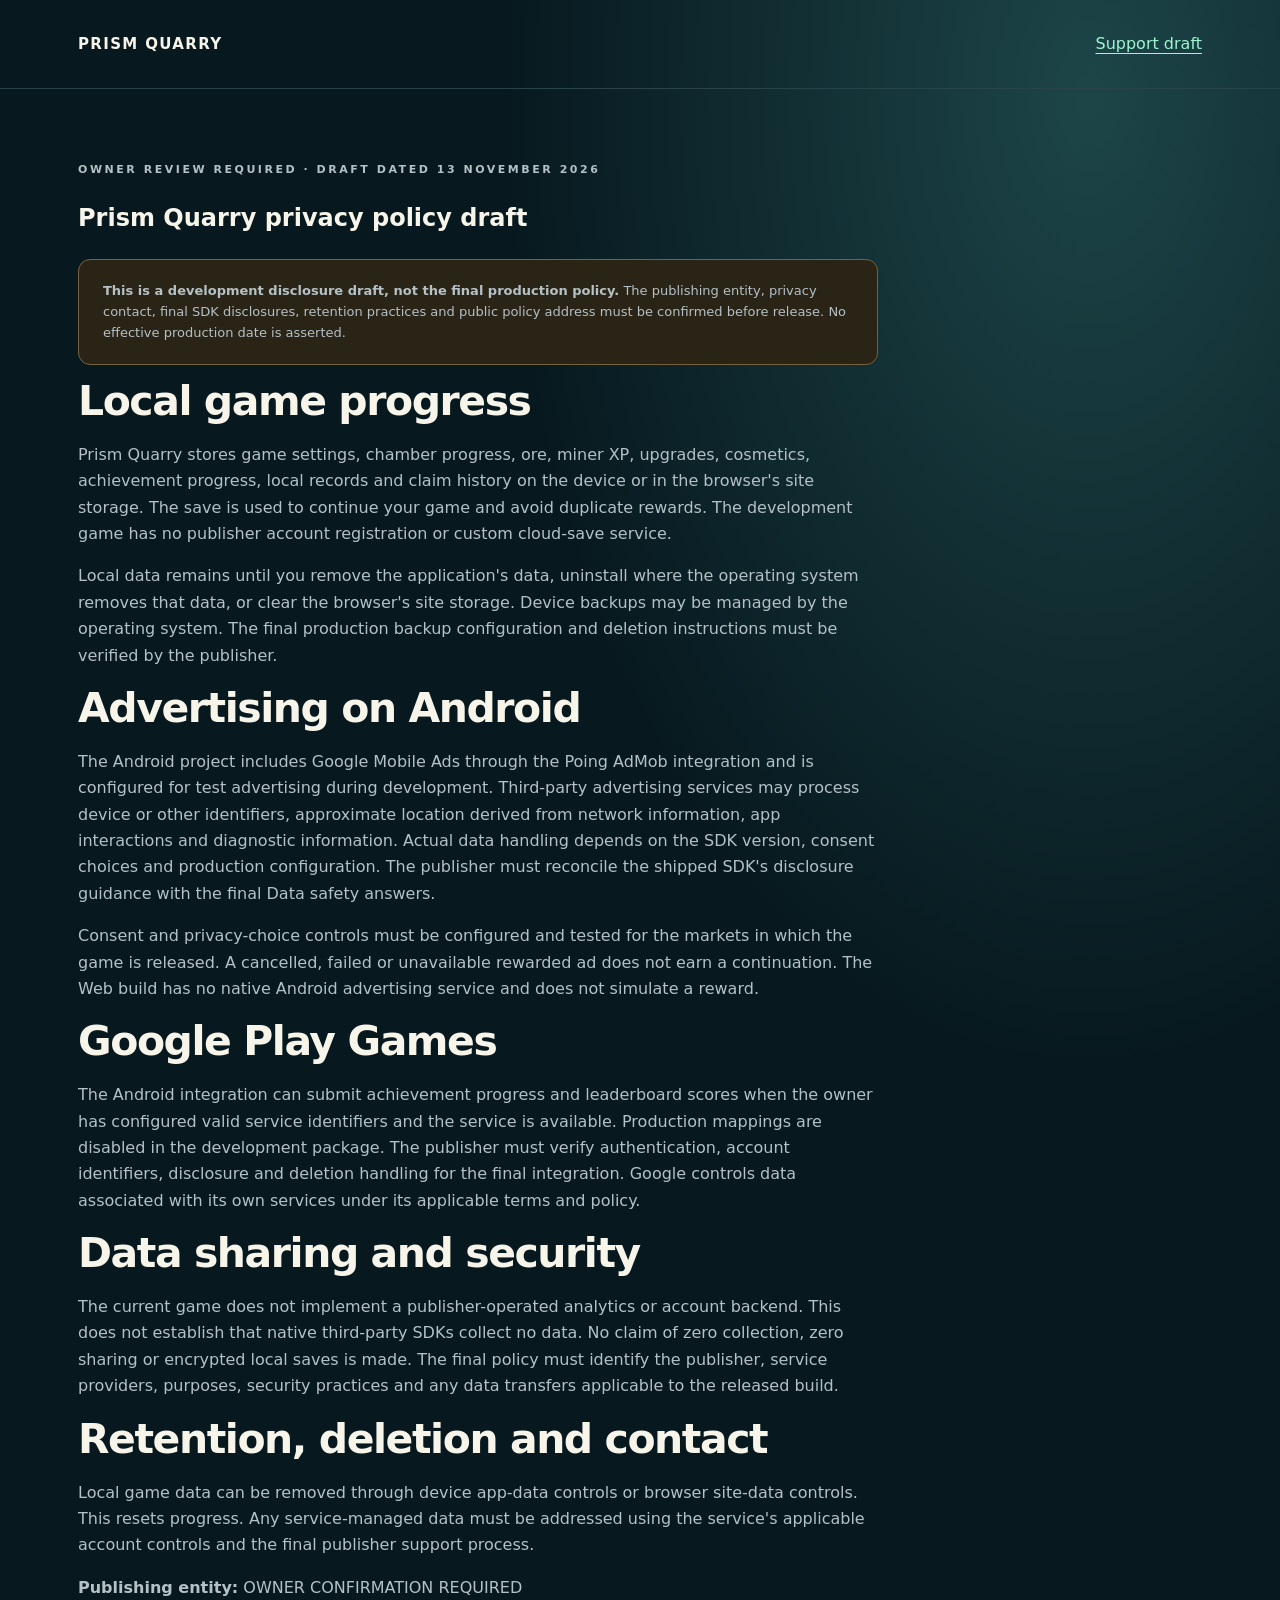
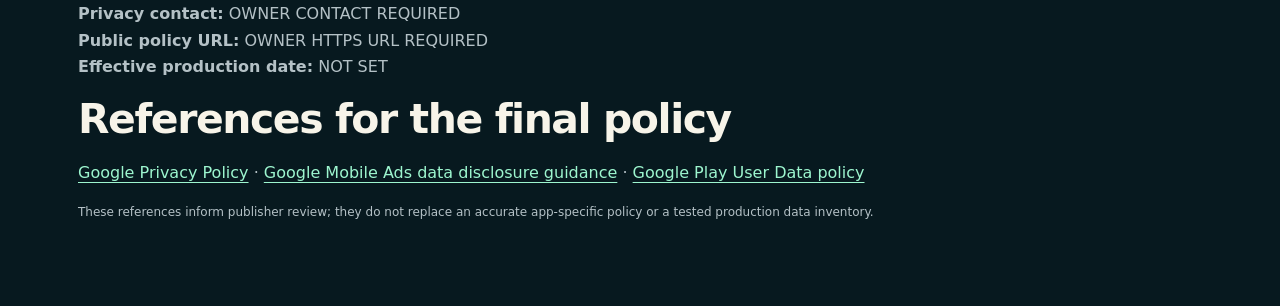
<file: marketing/store/privacy-draft.html>
<!doctype html><html lang="en"><head><meta charset="utf-8"><meta name="viewport" content="width=device-width,initial-scale=1"><title>Prism Quarry — Privacy policy draft</title><link rel="stylesheet" href="../../review/style.css"></head><body><header><div class="wrap nav"><a class="brand" href="../../review/">PRISM QUARRY</a><a href="support.html">Support draft</a></div></header><main class="wrap"><section class="copy" style="max-width:800px"><p class="eyebrow">Owner review required · draft dated 13 November 2026</p><h1>Prism Quarry privacy policy draft</h1><p class="note"><strong>This is a development disclosure draft, not the final production policy.</strong> The publishing entity, privacy contact, final SDK disclosures, retention practices and public policy address must be confirmed before release. No effective production date is asserted.</p><h2>Local game progress</h2><p>Prism Quarry stores game settings, chamber progress, ore, miner XP, upgrades, cosmetics, achievement progress, local records and claim history on the device or in the browser's site storage. The save is used to continue your game and avoid duplicate rewards. The development game has no publisher account registration or custom cloud-save service.</p><p>Local data remains until you remove the application's data, uninstall where the operating system removes that data, or clear the browser's site storage. Device backups may be managed by the operating system. The final production backup configuration and deletion instructions must be verified by the publisher.</p><h2>Advertising on Android</h2><p>The Android project includes Google Mobile Ads through the Poing AdMob integration and is configured for test advertising during development. Third-party advertising services may process device or other identifiers, approximate location derived from network information, app interactions and diagnostic information. Actual data handling depends on the SDK version, consent choices and production configuration. The publisher must reconcile the shipped SDK's disclosure guidance with the final Data safety answers.</p><p>Consent and privacy-choice controls must be configured and tested for the markets in which the game is released. A cancelled, failed or unavailable rewarded ad does not earn a continuation. The Web build has no native Android advertising service and does not simulate a reward.</p><h2>Google Play Games</h2><p>The Android integration can submit achievement progress and leaderboard scores when the owner has configured valid service identifiers and the service is available. Production mappings are disabled in the development package. The publisher must verify authentication, account identifiers, disclosure and deletion handling for the final integration. Google controls data associated with its own services under its applicable terms and policy.</p><h2>Data sharing and security</h2><p>The current game does not implement a publisher-operated analytics or account backend. This does not establish that native third-party SDKs collect no data. No claim of zero collection, zero sharing or encrypted local saves is made. The final policy must identify the publisher, service providers, purposes, security practices and any data transfers applicable to the released build.</p><h2>Retention, deletion and contact</h2><p>Local game data can be removed through device app-data controls or browser site-data controls. This resets progress. Any service-managed data must be addressed using the service's applicable account controls and the final publisher support process.</p><p><strong>Publishing entity:</strong> OWNER CONFIRMATION REQUIRED<br><strong>Privacy contact:</strong> OWNER CONTACT REQUIRED<br><strong>Public policy URL:</strong> OWNER HTTPS URL REQUIRED<br><strong>Effective production date:</strong> NOT SET</p><h2>References for the final policy</h2><p><a href="https://policies.google.com/privacy">Google Privacy Policy</a> · <a href="https://developers.google.com/admob/android/privacy/play-data-disclosure">Google Mobile Ads data disclosure guidance</a> · <a href="https://support.google.com/googleplay/android-developer/answer/10144311">Google Play User Data policy</a></p><p class="fine">These references inform publisher review; they do not replace an accurate app-specific policy or a tested production data inventory.</p></section></main></body></html>
</file>
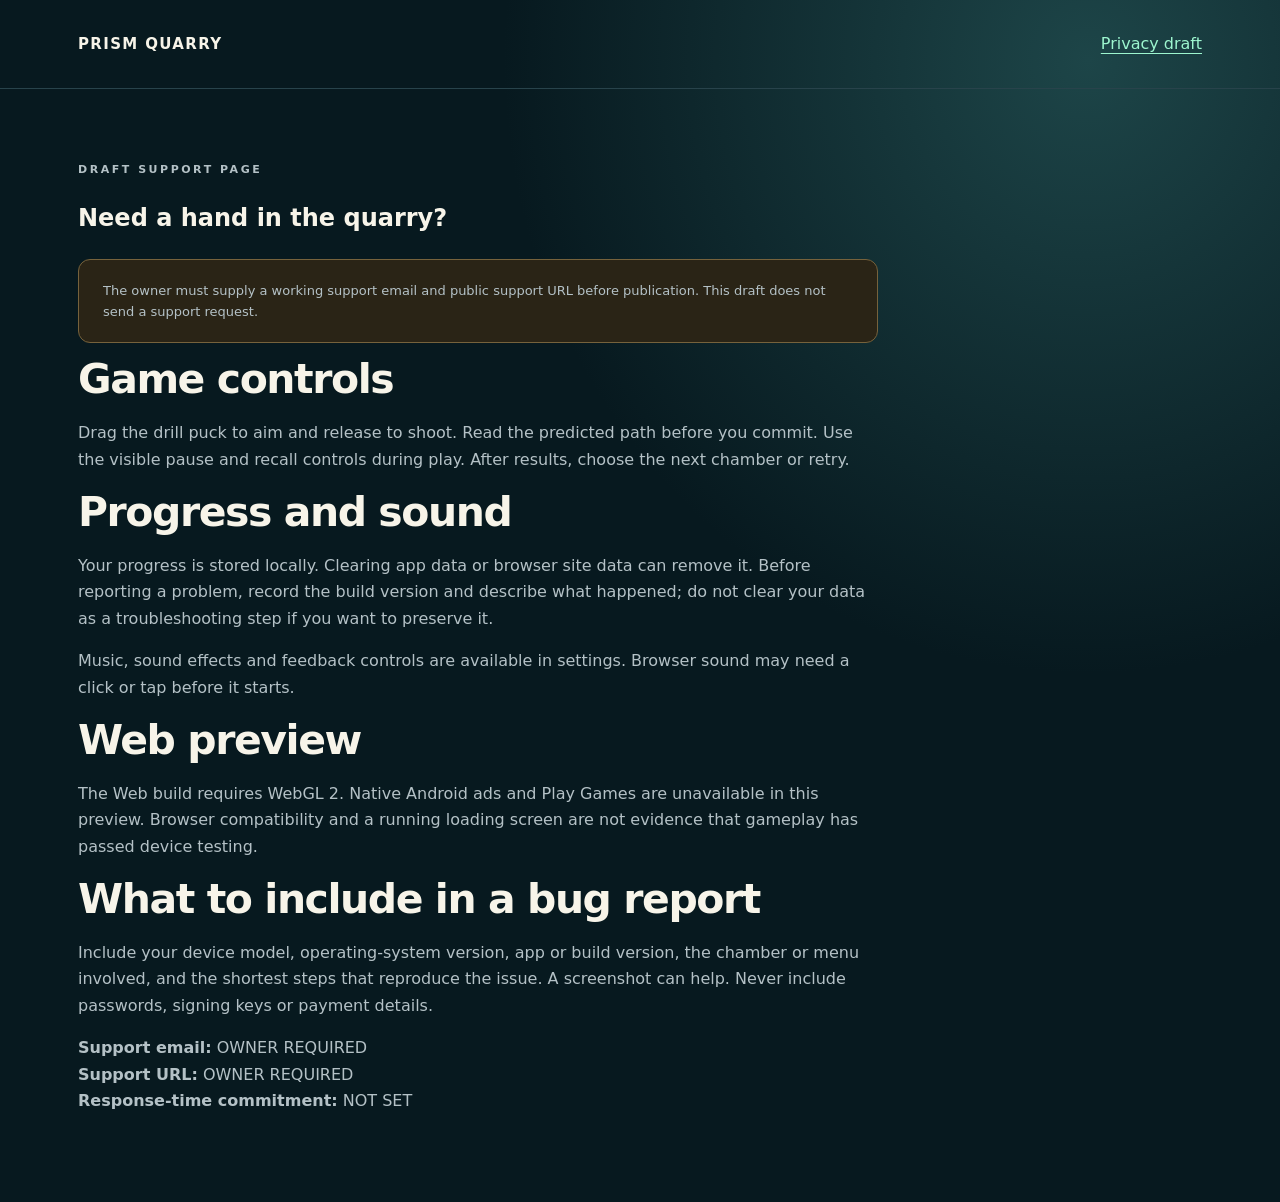
<file: marketing/store/support.html>
<!doctype html><html lang="en"><head><meta charset="utf-8"><meta name="viewport" content="width=device-width,initial-scale=1"><title>Prism Quarry — Support draft</title><link rel="stylesheet" href="../../review/style.css"></head><body><header><div class="wrap nav"><a class="brand" href="../../review/">PRISM QUARRY</a><a href="privacy-draft.html">Privacy draft</a></div></header><main class="wrap"><section class="copy" style="max-width:800px"><p class="eyebrow">Draft support page</p><h1>Need a hand in the quarry?</h1><p class="note">The owner must supply a working support email and public support URL before publication. This draft does not send a support request.</p><h2>Game controls</h2><p>Drag the drill puck to aim and release to shoot. Read the predicted path before you commit. Use the visible pause and recall controls during play. After results, choose the next chamber or retry.</p><h2>Progress and sound</h2><p>Your progress is stored locally. Clearing app data or browser site data can remove it. Before reporting a problem, record the build version and describe what happened; do not clear your data as a troubleshooting step if you want to preserve it.</p><p>Music, sound effects and feedback controls are available in settings. Browser sound may need a click or tap before it starts.</p><h2>Web preview</h2><p>The Web build requires WebGL 2. Native Android ads and Play Games are unavailable in this preview. Browser compatibility and a running loading screen are not evidence that gameplay has passed device testing.</p><h2>What to include in a bug report</h2><p>Include your device model, operating-system version, app or build version, the chamber or menu involved, and the shortest steps that reproduce the issue. A screenshot can help. Never include passwords, signing keys or payment details.</p><p><strong>Support email:</strong> OWNER REQUIRED<br><strong>Support URL:</strong> OWNER REQUIRED<br><strong>Response-time commitment:</strong> NOT SET</p></section></main></body></html>
</file>
<file: review/style.css>
:root{color-scheme:dark;--ink:#f7f4e9;--muted:#b4c1c6;--bg:#07191f;--panel:#102830;--line:#28434b;--mint:#9df6cf;--amber:#ffbe68;--violet:#bcb1ff;font-family:Inter,ui-sans-serif,system-ui,-apple-system,BlinkMacSystemFont,"Segoe UI",sans-serif;font-synthesis:none;scroll-behavior:smooth}*{box-sizing:border-box}body{margin:0;background:radial-gradient(ellipse at 85% 5%,#1d4548 0,transparent 38%),var(--bg);color:var(--ink);line-height:1.65}a{color:var(--mint);text-underline-offset:4px}a:hover{color:#fff}button,a{touch-action:manipulation}button{font:inherit}.wrap{max-width:1180px;margin:auto;padding:0 28px}header{border-bottom:1px solid var(--line)}.nav{min-height:88px;display:flex;justify-content:space-between;align-items:center;gap:24px}.brand{color:var(--ink);text-decoration:none;font-weight:800;letter-spacing:.09em;font-size:15px;display:flex;align-items:center;gap:12px}.brand img{width:38px;height:38px;border-radius:10px}.nav nav{display:flex;gap:24px;flex-wrap:wrap}.nav nav a{font-size:13px;color:var(--muted);text-decoration:none}.eyebrow{text-transform:uppercase;font-size:11px;letter-spacing:.23em;font-weight:800;color:var(--mint);margin:0 0 18px}.hero{padding:72px 0 64px;display:grid;grid-template-columns:1.05fr 1fr;gap:46px;align-items:center}.hero h1{font-size:clamp(42px,6vw,76px);line-height:1.04;letter-spacing:-.055em;margin:0 0 24px;font-weight:850}.hero h1 em{color:var(--mint);font-style:normal}.lede{color:var(--muted);font-size:18px;max-width:560px}.actions{display:flex;flex-wrap:wrap;gap:12px;margin:28px 0}.button{display:inline-flex;justify-content:center;align-items:center;min-height:48px;border:1px solid var(--mint);background:var(--mint);padding:11px 20px;border-radius:8px;color:#08271e;text-decoration:none;font-weight:750;font-size:14px;cursor:pointer}.button:hover{color:#061b17;background:#c2ffe4}.button.secondary{background:transparent;color:var(--ink);border-color:#4c666f}.button.secondary:hover{border-color:var(--mint)}.fine{font-size:12px;color:var(--muted)}.hero-art{position:relative;margin:0;isolation:isolate}.hero-art:before{content:"";position:absolute;z-index:-1;inset:15% 8%;background:#45cda7;filter:blur(90px);opacity:.17}.hero-art img{display:block;width:100%;height:auto;border:1px solid #49746a;border-radius:22px;box-shadow:0 32px 80px #0008}.hero-art figcaption{font-size:11px;color:var(--muted);margin-top:10px;letter-spacing:.04em}.rule{display:flex;gap:36px;flex-wrap:wrap;border-top:1px solid var(--line);border-bottom:1px solid var(--line);padding:23px 0}.rule b{color:var(--ink);font-size:21px;display:block}.rule span{font-size:12px;color:var(--muted)}section{padding:72px 0}.section-head{display:flex;justify-content:space-between;gap:30px;align-items:end;margin-bottom:30px}.section-head h2,h2{font-size:clamp(28px,3.2vw,42px);line-height:1.17;letter-spacing:-.035em;margin:0}.section-head p{max-width:440px;color:var(--muted);margin:0;font-size:14px}.cards{display:grid;grid-template-columns:repeat(3,1fr);gap:18px}.card{padding:28px;border:1px solid var(--line);border-radius:16px;background:linear-gradient(145deg,#15333b,#0c242c)}.card .number{font-size:11px;letter-spacing:.12em;color:var(--amber);margin-bottom:35px;display:block}.card h3{font-size:23px;line-height:1.2;letter-spacing:-.03em;margin:0 0 14px}.card p{font-size:14px;color:var(--muted);margin:0}.worlds{margin-top:28px;display:grid;grid-template-columns:repeat(3,1fr);gap:18px}.world{padding:20px 24px;border-radius:12px;background:#211e17;border-left:3px solid var(--amber)}.world:nth-child(2){background:#112a35;border-color:#78d7fc}.world:nth-child(3){background:#211e37;border-color:var(--violet)}.world b{display:block;font-size:15px}.world small{color:var(--muted);font-size:12px}.split{display:grid;grid-template-columns:1fr 1fr;gap:60px;align-items:start}.copy p{color:var(--muted)}.copy h3{margin-top:32px}.steps{counter-reset:steps;list-style:none;margin:0;padding:0}.steps li{counter-increment:steps;position:relative;padding:0 0 28px 52px;border-left:1px solid var(--line);margin-left:16px}.steps li:before{content:counter(steps);position:absolute;left:-17px;top:0;width:32px;height:32px;display:grid;place-items:center;border:1px solid #4a6c63;background:var(--bg);border-radius:50%;font-size:12px;color:var(--mint)}.steps b{display:block;font-size:17px;margin-bottom:4px}.steps span{font-size:14px;color:var(--muted)}.evidence{border-top:1px solid var(--line);border-bottom:1px solid var(--line);background:#06141a}.gallery{display:grid;grid-template-columns:repeat(3,minmax(0,1fr));gap:20px}.capture{margin:0;background:#0e252d;border:1px solid var(--line);border-radius:16px;padding:14px;min-width:0}.capture a{display:block}.capture img{width:100%;height:430px;object-fit:contain;display:block;background:#071820;border-radius:7px}.capture figcaption{font-size:12px;color:var(--muted);padding:14px 4px 0;overflow-wrap:anywhere}.capture strong{display:block;color:var(--ink);font-size:15px;margin-bottom:5px}.pending{padding:32px;border:1px dashed #52636a;border-radius:14px;color:var(--muted);grid-column:1/-1}.pending b{color:var(--ink);display:block;margin-bottom:6px}.badge{display:inline-block;font-size:10px;border:1px solid #496259;padding:4px 9px;border-radius:20px;letter-spacing:.09em;text-transform:uppercase;color:var(--mint)}.art-grid{display:grid;grid-template-columns:1.6fr .65fr;gap:28px;align-items:start}.art-grid figure{margin:0}.art-grid img{max-width:100%;height:auto;border-radius:14px;border:1px solid var(--line);display:block}.art-grid figcaption{color:var(--muted);font-size:12px;padding-top:12px}.note{border:1px solid #76623c;background:#2a2416;padding:20px 24px;border-radius:12px;font-size:13px;color:#ead6ae}.resources{display:grid;grid-template-columns:repeat(2,minmax(0,1fr));gap:10px;margin-top:25px}.resource{display:flex;justify-content:space-between;align-items:center;gap:20px;border-bottom:1px solid var(--line);padding:15px 0;text-decoration:none;color:var(--ink);font-size:14px}.resource span{color:var(--mint)}.future{border:1px solid #50616b;border-radius:20px;padding:34px;background:linear-gradient(110deg,#1a3642,#13242c)}.future p{max-width:660px;color:var(--muted);margin-bottom:0}.future h2{margin:12px 0}.build{font-family:ui-monospace,SFMono-Regular,Consolas,monospace;font-size:11px;overflow-wrap:anywhere;color:var(--muted);border-top:1px solid var(--line);padding-top:20px;margin-top:28px}footer{padding:35px 0;border-top:1px solid var(--line);font-size:12px;color:var(--muted)}footer .wrap{display:flex;justify-content:space-between;gap:20px;flex-wrap:wrap}footer a{color:var(--muted)}:focus-visible{outline:3px solid var(--amber);outline-offset:5px}.skip{position:absolute;top:-100px;left:20px;z-index:30;background:var(--mint);color:#062018;padding:12px}.skip:focus{top:10px}.play-shell{padding:22px;border:1px solid var(--line);border-radius:20px;background:#041116;display:grid;place-items:center}.play-shell iframe{width:100%;max-width:460px;height:min(82vh,820px);min-height:500px;border:0;border-radius:10px;background:#0b2028}.play-intro{text-align:center;max-width:470px;padding:60px 20px}.play-intro h2{font-size:32px}.play-intro p{color:var(--muted)}[hidden]{display:none!important}@media(max-width:850px){.hero{grid-template-columns:1fr;padding:44px 0;gap:30px}.hero-art{max-width:640px}.hero h1{font-size:58px}.cards{grid-template-columns:1fr}.card .number{margin-bottom:16px}.worlds{gap:10px}.world{padding:16px}.split{grid-template-columns:1fr;gap:28px}.section-head{display:block}.section-head p{margin-top:16px}.gallery{grid-template-columns:repeat(2,minmax(0,1fr))}.art-grid{grid-template-columns:1.4fr .7fr}section{padding:50px 0}}@media(max-width:520px){.wrap{padding:0 20px}.nav{min-height:76px;gap:12px}.nav nav{gap:14px}.nav nav a{font-size:12px}.brand{font-size:12px;letter-spacing:.04em}.brand img{width:28px;height:28px}.hero h1{font-size:44px}.lede{font-size:16px}.worlds,.gallery,.art-grid,.resources{grid-template-columns:1fr}.capture img{height:500px}.rule{gap:22px}.rule b{font-size:19px}.rule span{font-size:11px}.future{padding:25px}.play-shell{padding:6px}.play-shell iframe{min-height:480px}.art-grid figure:last-child{max-width:300px;margin:auto}}@media(prefers-reduced-motion:reduce){html{scroll-behavior:auto}*{animation:none!important;transition:none!important}}

/* Margin fallback for older browsers without flex gap. */
@supports not (aspect-ratio:1){.nav nav a{margin-right:18px}.actions .button{margin-right:12px;margin-bottom:12px}.nav .brand{margin-right:18px}.brand img{margin-right:10px}.rule>div{margin-right:26px}}

/* Expansion outline: ten readable regions without implying new capture evidence. */
.scope-note{display:flex;align-items:start;gap:22px;margin-top:30px;padding:18px 22px;border:1px solid #526566;border-radius:12px;background:#10272d;font-size:13px;color:var(--muted)}.scope-note b{flex:0 0 190px;color:var(--mint)}.scope-note span{max-width:810px}.worlds{grid-template-columns:repeat(5,minmax(0,1fr));gap:12px}.world{padding:18px 16px;background:var(--world-bg,#211e17);border-left-color:var(--world-accent,var(--amber));min-width:0}.world b{line-height:1.35;margin:7px 0}.world-range{font-size:10px;font-weight:800;letter-spacing:.12em;color:var(--world-accent,var(--amber))}.world:nth-child(2){--world-bg:#112a35;--world-accent:#78d7fc}.world:nth-child(3){--world-bg:#211e37;--world-accent:#bcb1ff}.world:nth-child(4){--world-bg:#30231d;--world-accent:#dc9662}.world:nth-child(5){--world-bg:#152b24;--world-accent:#79d29f}.world:nth-child(6){--world-bg:#20313b;--world-accent:#b4e7ef}.world:nth-child(7){--world-bg:#302022;--world-accent:#ed8769}.world:nth-child(8){--world-bg:#242a3a;--world-accent:#b5c1e7}.world:nth-child(9){--world-bg:#1d2632;--world-accent:#91adc6}.world:nth-child(10){--world-bg:#2b2337;--world-accent:#e4b6ea}.upgrade-grid{display:grid;grid-template-columns:repeat(3,minmax(0,1fr));gap:14px}.upgrade{padding:22px;border:1px solid var(--line);border-radius:12px;background:#0d242c}.upgrade .number{font-size:10px;color:var(--amber);letter-spacing:.14em;font-weight:800}.upgrade h3{font-size:19px;line-height:1.3;margin:12px 0 8px}.upgrade p{font-size:13px;color:var(--muted);margin:0}@media(max-width:850px){.worlds{grid-template-columns:repeat(2,minmax(0,1fr))}.upgrade-grid{grid-template-columns:repeat(2,minmax(0,1fr))}.scope-note{display:block}.scope-note b{display:block;margin-bottom:6px}}@media(max-width:520px){.worlds,.upgrade-grid{grid-template-columns:1fr}.scope-note{padding:16px}.world{padding:16px 18px}}
</file>
